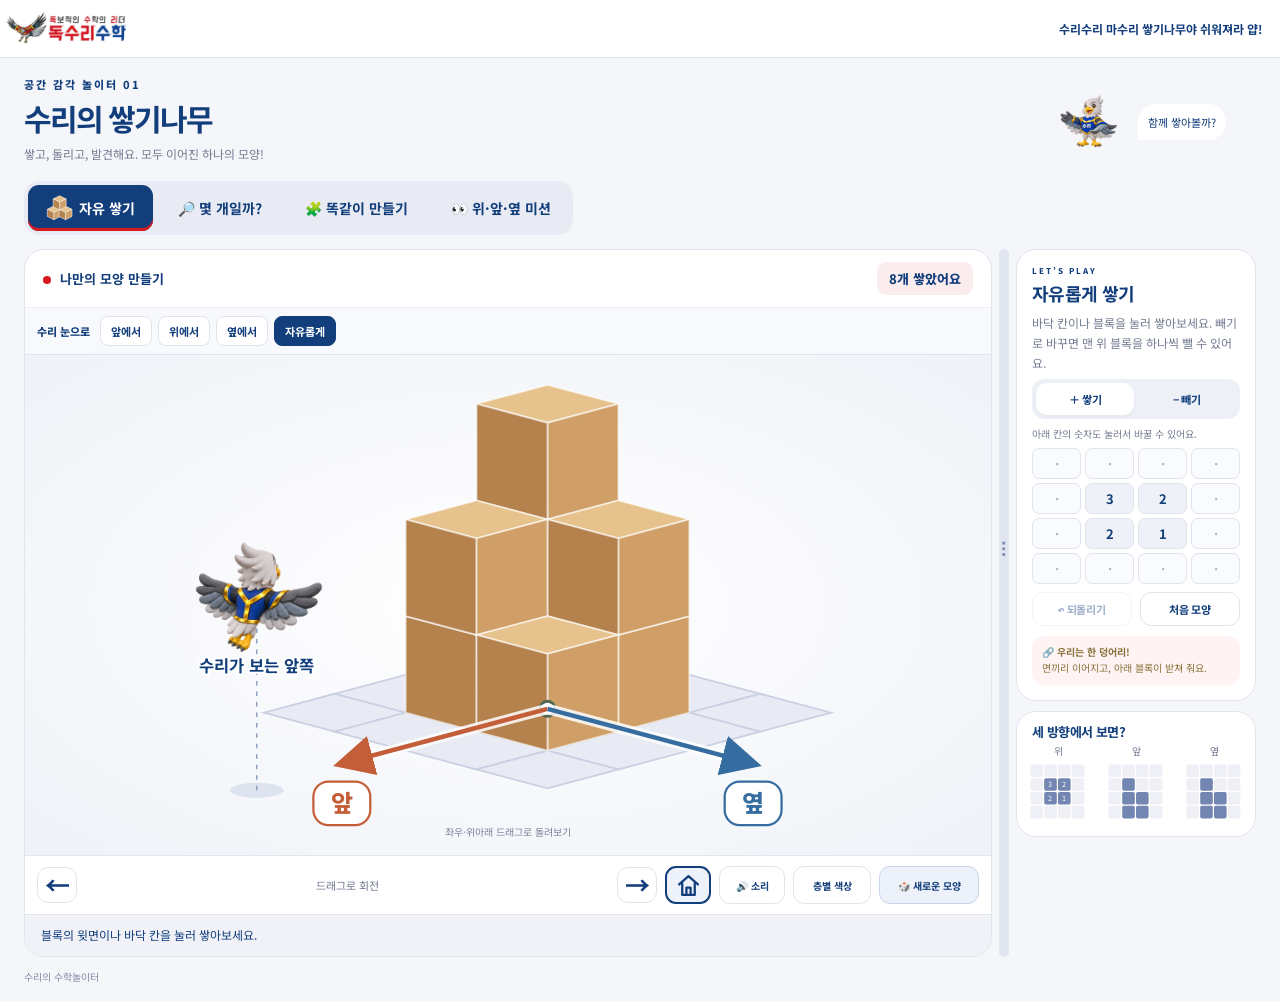
<file: index.html>
<!doctype html><html lang="ko"><head><meta charset="utf-8"><meta name="viewport" content="width=device-width,initial-scale=1"><title>수리의 쌓기나무 · 독수리수학</title><meta name="description" content="독수리수학 수리와 함께하는 쌓기나무 놀이. 3D로 돌리고, 세고, 위·앞·옆 모양을 만들어 보세요."><meta property="og:title" content="수리의 쌓기나무 · 독수리수학"><meta property="og:description" content="쌓고, 돌리고, 생각해요! 수리와 함께하는 쌓기나무 탐험"><meta property="og:image" content="https://eaglemath7.github.io/mongi-blocks/suri-blocks-share.jpg"><meta property="og:image:secure_url" content="https://eaglemath7.github.io/mongi-blocks/suri-blocks-share.jpg"><meta property="og:image:type" content="image/jpeg"><meta property="og:image:alt" content="나무 블록을 계단 모양으로 쌓은 쌓기나무"><meta name="twitter:image" content="https://eaglemath7.github.io/mongi-blocks/suri-blocks-share.jpg"><meta property="og:image:width" content="1200"><meta property="og:image:height" content="630"><meta property="og:type" content="website"><meta property="og:url" content="https://eaglemath7.github.io/mongi-blocks/"><meta name="twitter:card" content="summary_large_image"><link rel="stylesheet" href="style.css"></head><body><header><a class="brand" href="./" aria-label="독수리수학"><img src="logo-official.png" alt="독수리수학 EAGLE MATH ACADEMY 정규 로고"></a><div class="tag">수리수리 마수리 쌓기나무야 쉬워져라 얍!</div></header><main><section class="intro"><div><p class="eyebrow">공간 감각 놀이터 01</p><h1>수리의 <em>쌓기나무</em></h1><p>쌓고, 돌리고, 발견해요. 모두 이어진 하나의 모양!</p></div><div class="mascot"><img src="suri-character.png" alt="수리"><span>함께 쌓아볼까?</span></div></section><nav id="modes" aria-label="게임 모드"></nav><div class="layout"><section class="play"><div class="toolbar"><div><span class="live"></span><b id="sceneTitle">나만의 모양 만들기</b></div><span id="counter"></span></div><div id="targetWrap" hidden><div class="miniTitle" id="targetTitle"></div><div id="target"></div></div><div class="eye-controls" aria-label="수리 눈으로 보기"><span>수리 눈으로</span><button id="eyeFront" aria-pressed="false">앞에서</button><button id="eyeTop" aria-pressed="false">위에서</button><button id="eyeSide" aria-pressed="false">옆에서</button><button id="eyeFree" aria-pressed="true">자유롭게</button></div><div class="stage"><div id="eyeHud" hidden><img src="suri-character.png" alt="수리"><span id="eyeLabel"></span></div><svg id="board" viewBox="110 20 460 370" role="img" aria-label="쌓기나무 입체 모형"></svg><div class="compass">좌우·위아래 드래그로 돌려보기</div></div><div class="stagebar"><div><button id="left" aria-label="왼쪽으로 돌리기">←</button><span>드래그로 회전</span><button id="right" aria-label="오른쪽으로 돌리기">→</button></div><button id="homeView" aria-label="처음 시점으로"><svg viewBox="0 0 24 24" width="28" height="28" aria-hidden="true"><path d="M3 11 12 3l9 8M6 10v11h12V10M10 21v-7h4v7" fill="none" stroke="currentColor" stroke-width="2.2" stroke-linecap="round" stroke-linejoin="round"/></svg></button><button id="soundToggle" aria-pressed="true" aria-label="효과음 켜기 끄기">🔊 소리</button><button id="layerColors" aria-pressed="false">층별 색상</button><button id="next">🎲 새로운 모양</button></div><div id="message" role="status" aria-live="polite">블록의 윗면이나 바닥 칸을 눌러 쌓아보세요.</div></section><div id="panelDivider" role="separator" aria-orientation="vertical" aria-label="도형과 정답 영역 너비 조절" tabindex="0" title="좌우로 드래그해 화면 너비 조절"><span>⋮</span></div><aside><section class="card"><div class="sectionno">LET’S PLAY</div><h2 id="modeTitle"></h2><p id="guide"></p><div id="difficulty"><label for="level">문제 난이도</label><select id="level"><option value="1">쉬움</option><option value="2">보통</option><option value="3">도전</option></select></div><div id="tools"><div class="seg"><button id="add" class="selected">＋ 쌓기</button><button id="remove">− 빼기</button></div><p class="tiny">아래 칸의 숫자도 눌러서 바꿀 수 있어요.</p><div id="heightgrid" aria-label="위에서 본 높이 조작판"></div><div class="row"><button id="undo">↶ 되돌리기</button><button id="reset">처음 모양</button></div></div><div id="answerWrap" hidden><div id="countWork" hidden><p class="count-instruction">위에서 본 모양이에요. 각 칸에 개수를 쓰면 자동으로 더해져요. 정답을 바로 써도 돼요.</p><div id="countGrid" aria-label="위에서 본 모양에 개수 쓰기"></div><div class="count-front">↑ 앞에서 보는 방향</div><div id="countEquation" aria-live="polite"></div></div><label for="answer">쌓기나무는 모두 몇 개일까요?</label><div class="row"><input id="answer" type="number" min="1" max="100" inputmode="numeric" placeholder="개수"><button id="checkCount" class="primary">확인</button></div></div><button id="check" class="primary wide" hidden>내 모양 확인하기 ✓</button><div class="rule">🔗 <strong>우리는 한 덩어리!</strong><br>면끼리 이어지고, 아래 블록이 받쳐 줘요.</div></section><section class="card viewsCard"><div class="sectionno">LOOK CLOSER</div><h2>세 방향에서 보면?</h2><div id="views"></div><button id="hint" class="wide">👀 방향 그림 펼치기</button></section></aside></div><footer>수리의 수학놀이터</footer></main><script src="core.js"></script><script src="app.js"></script></body></html>
</file>
<file: style.css>
@import url('https://fonts.googleapis.com/css2?family=Noto+Sans+KR:wght@400;500;600;700;800;900&display=swap');
:root{--ink:#123e7c;--muted:#747c91;--green:#123e7c;--line:#e1e4ed;--cream:#f5f6fa}*{box-sizing:border-box}body{margin:0;background:var(--cream);color:var(--ink);font-family:'Noto Sans KR',sans-serif}button,input,select{font:inherit}button{cursor:pointer;border:1px solid var(--line);background:white;color:var(--ink);border-radius:11px;padding:11px 14px;font-weight:700;transition:.15s}button:hover{background:#eef0f8;transform:translateY(-1px)}button:focus-visible{outline:3px solid #f1b950;outline-offset:3px}button:disabled{opacity:.4;cursor:default}header{height:76px;border-bottom:1px solid var(--line);display:flex;align-items:center;justify-content:space-between;padding:0 max(28px,calc((100vw - 1240px)/2));background:#ffffff}.brand{font-weight:900;color:var(--ink);text-decoration:none;font-size:19px}.brand span{font-size:10px;letter-spacing:2px;margin-left:20px;color:var(--muted)}.tag{font-size:12px;color:var(--muted)}main{max-width:1240px;margin:auto;padding:34px 24px}.intro{display:flex;justify-content:space-between;align-items:center;margin-bottom:27px}.eyebrow,.sectionno{color:var(--green);font-size:11px;font-weight:800;letter-spacing:2px}.intro h1{font-size:42px;letter-spacing:-2px;margin:9px 0}.intro em{font-style:normal;color:var(--green)}.intro p:not(.eyebrow){font-size:14px;color:var(--muted)}.mascot{font-size:64px;display:flex;align-items:center;gap:16px;padding-right:30px}.mascot span{font-size:13px;background:#fff;padding:14px;border-radius:20px 20px 20px 0}nav{display:flex;gap:7px;margin-bottom:22px;background:#e8ebf3;padding:6px;border-radius:15px;width:fit-content}nav button{border:0;background:transparent;font-size:14px;padding:13px 20px}nav button.active{background:var(--green);color:white;box-shadow:0 3px 7px #123e7c20}.layout{display:grid;grid-template-columns:minmax(0,1fr) 316px;gap:22px;align-items:start}.play,.card{background:#fff;border:1px solid var(--line);border-radius:20px;overflow:hidden}.toolbar{display:flex;align-items:center;justify-content:space-between;padding:20px 24px;border-bottom:1px solid #edf0f6;font-size:13px}.live{display:inline-block;background:#d71920;width:8px;height:8px;border-radius:50%;margin-right:9px}#counter{background:#fbecee;color:var(--green);padding:7px 12px;border-radius:9px;font-weight:800}.stage{position:relative;background:radial-gradient(ellipse at center,#ffffff,#f0f2f8);min-height:360px}#board{display:block;width:100%;max-height:480px;touch-action:manipulation}.compass{position:absolute;bottom:16px;left:50%;transform:translateX(-50%);font-size:12px;color:#7d859a}.stagebar{display:flex;justify-content:space-between;align-items:center;padding:15px 22px;font-size:12px;color:var(--muted);border-top:1px solid #e3e6ef}.stagebar>div{display:flex;align-items:center;gap:12px}.stagebar button{padding:4px 13px;font-size:22px}.stagebar label{display:flex;align-items:center;gap:7px}input[type=checkbox]{accent-color:var(--green)}#message{padding:16px 23px;font-size:13px;background:#f0f2f8;border-top:1px solid var(--line);min-height:54px}#message.error{background:#fff2eb;color:#a24e30}#message.success{background:#eee8d8;color:#123e7c}.card{padding:23px;margin-bottom:16px}.card h2{font-size:20px;letter-spacing:-.6px;margin:8px 0 11px}.card p{color:var(--muted);font-size:13px;line-height:1.85}.sectionno{font-size:9px}.seg{display:flex;background:#edf0f7;border-radius:12px;padding:4px;gap:4px}.seg button{width:50%;border:0;background:transparent}.seg .selected{background:white;color:var(--green);box-shadow:0 2px 4px #00000009}.tiny{font-size:10px!important;margin:12px 0 8px!important}.row{display:flex;gap:8px;margin:12px 0}.row>*{min-width:0;flex:1}.row button{font-size:12px}input[type=number],select{border:1px solid var(--line);border-radius:10px;padding:10px;width:100%;background:white;color:var(--ink)}label{font-size:12px}#difficulty{margin-bottom:17px}#difficulty label{display:block;margin-bottom:7px}.primary{background:var(--green);color:white;border-color:var(--green)}.primary:hover{background:#0d3267}.wide{width:100%;margin-top:9px}.rule{font-size:11px;line-height:1.9;background:#fff3f3;padding:13px;margin-top:20px;border-radius:12px;color:#88723a}.viewsCard h2{font-size:16px}#heightgrid{display:grid;grid-template-columns:repeat(4,1fr);gap:5px}#heightgrid button{padding:8px 0;border-radius:7px;background:#eef1f8;font-size:13px}#heightgrid button.zero{color:#aeb5c9;background:#fafbfe}.views{display:flex;gap:12px;justify-content:center}.view{text-align:center;font-size:11px;color:var(--muted)}.view svg{width:74px;height:74px;display:block;margin:8px auto}.miniTitle{font-size:12px;font-weight:700;text-align:center;margin:13px 0 5px}#targetWrap{background:#f1f3f8;padding:3px 16px 12px;border-bottom:1px solid var(--line)}#target svg.target3d{display:block;width:200px;height:135px;margin:auto}#views[hidden]{display:none}footer{display:flex;justify-content:space-between;font-size:11px;color:#838ca3;margin:24px 0}.cube{cursor:pointer}.cube:hover{filter:brightness(1.1)}.floor{cursor:pointer}.floor:hover{fill:#d4e5b4}button[hidden],div[hidden]{display:none!important}@media(max-width:850px){.layout{grid-template-columns:1fr}aside{display:grid;grid-template-columns:1fr 1fr;gap:16px}.card{margin:0}.mascot{padding:0}.mascot span{display:none}}@media(max-width:560px){header{height:60px;padding:0 18px}.brand span,.tag{display:none}main{padding:23px 14px}.intro h1{font-size:31px}.intro p:not(.eyebrow){font-size:11px}.mascot{font-size:46px}nav{width:100%;gap:0}nav button{flex:1;font-size:10px;padding:12px 4px}.toolbar{padding:14px;font-size:11px}.stage{min-height:280px}aside{grid-template-columns:1fr}.card{padding:20px}.stagebar{padding:12px}.stagebar>div{gap:7px}footer span{display:none}.intro{margin-bottom:17px}}
/* Compact play workspace: keep the controls beside the model. */
header{height:54px}main{max-width:1440px;padding:18px 24px}.intro{margin-bottom:14px}.intro .eyebrow{margin:0 0 4px}.intro h1{font-size:30px;margin:3px 0}.intro p:not(.eyebrow){margin:5px 0;font-size:12px}.mascot{font-size:46px}.mascot span{padding:10px;font-size:11px}nav{margin-bottom:14px;padding:4px}nav button{padding:10px 18px}.layout{grid-template-columns:minmax(0,1fr) 300px;gap:16px}.toolbar{padding:12px 18px}.stage{min-height:0;height:clamp(280px,calc(100dvh - 355px),520px);display:flex;align-items:center;justify-content:center}#board{height:100%;width:100%;max-height:none}.stagebar{padding:8px 16px}.stagebar button{font-size:19px;padding:2px 12px}#message{padding:11px 16px;min-height:42px;font-size:12px}.card{padding:15px;margin-bottom:10px}.card h2{font-size:18px;margin:4px 0 7px}.card p{font-size:12px;line-height:1.65;margin:7px 0}.sectionno{font-size:8px}.seg button{padding:8px}.tiny{margin:7px 0 5px!important}#heightgrid{gap:4px}#heightgrid button{padding:5px 0}.row{margin:8px 0}.row button{padding:8px}.wide{margin-top:6px;padding:9px}.rule{margin-top:10px;padding:8px 10px;line-height:1.65;font-size:10px}#difficulty{margin-bottom:10px}select{padding:7px}.viewsCard{padding:10px 15px}.viewsCard .sectionno{display:none}.viewsCard h2{font-size:13px;margin:0 0 2px}.view svg{width:60px;height:60px;margin:4px auto}.views{gap:18px}.view{font-size:10px}footer{margin:12px 0 0;font-size:10px}#targetWrap{padding:3px 10px 7px}.miniTitle{margin:5px 0;font-size:11px}#target svg.target3d{width:160px;height:105px}#target .view svg{width:66px;height:66px}.layout:has(#targetWrap:not([hidden])) .stage{height:clamp(240px,calc(100dvh - 485px),420px)}
@media(min-width:851px) and (max-height:800px){.intro{display:none}main{padding-top:12px}.stage{height:calc(100dvh - 245px)}.layout:has(#targetWrap:not([hidden])) .stage{height:calc(100dvh - 365px)}nav{margin-bottom:10px}.card p{font-size:11px}.rule{display:none}}
@media(max-width:850px){main{padding:12px}.intro{margin-bottom:10px}.intro h1{font-size:25px}.layout{grid-template-columns:minmax(0,1fr) 250px;gap:10px}aside{display:block}.stage{height:calc(100dvh - 300px);min-height:260px}.card{padding:12px}.mascot{display:none}nav{width:100%}nav button{flex:1;padding:9px 5px;font-size:12px}.views{gap:10px}.view svg{width:52px;height:52px}.brand span{display:none}}
@media(max-width:600px){header{height:42px;padding:0 12px}.brand{font-size:15px}.intro{display:none}main{padding:8px}.layout{grid-template-columns:minmax(0,1fr) 160px;gap:7px}nav{margin-bottom:8px}nav button{font-size:9px;padding:9px 2px}.toolbar{padding:8px;font-size:9px}#counter{padding:4px;font-size:9px}.stage{height:clamp(220px,calc(100dvh - 265px),480px);min-height:0}.stagebar{padding:6px;gap:5px;flex-wrap:wrap;font-size:9px}.stagebar>div{gap:5px}.stagebar button{padding:1px 9px;font-size:17px}.compass{font-size:9px;bottom:8px}#message{font-size:10px;padding:8px;min-height:45px}.card{padding:9px;border-radius:12px}.card .sectionno{display:none}.card h2{font-size:13px;margin:0 0 5px}.card p{font-size:10px;line-height:1.5;margin:5px 0}.seg button{font-size:10px;padding:7px 2px}.tiny{font-size:8px!important}#heightgrid button{font-size:10px;padding:6px 0}.row{gap:4px}.row button,.wide{font-size:9px;padding:7px 3px}.rule{display:none}.view svg{width:38px;height:38px}.views{gap:5px}.viewsCard h2{font-size:10px}.view{font-size:8px}label{font-size:10px}select{font-size:10px;padding:6px 2px}#difficulty{margin:7px 0}footer{font-size:8px}.layout:has(#targetWrap:not([hidden])) .stage{height:clamp(180px,calc(100dvh - 370px),350px)}#target svg.target3d{width:120px;height:90px}#target .view svg{width:43px;height:43px}.miniTitle{font-size:9px}}
.play{container-type:inline-size}.stage{height:min(calc(100dvh - 355px),80cqw);min-height:240px}.layout:has(#targetWrap:not([hidden])) .stage{height:min(calc(100dvh - 485px),70cqw);min-height:210px}@media(min-width:851px) and (max-height:800px){.stage{height:min(calc(100dvh - 245px),75cqw)}.layout:has(#targetWrap:not([hidden])) .stage{height:min(calc(100dvh - 365px),65cqw)}}@media(max-width:850px){.intro{display:none}.stage{height:min(calc(100dvh - 235px),90cqw);min-height:220px}.layout:has(#targetWrap:not([hidden])) .stage{height:min(calc(100dvh - 355px),85cqw);min-height:190px}}

#board{touch-action:none;cursor:grab;user-select:none}#board:active{cursor:grabbing}.compass{pointer-events:none;font-size:10px}.cube,.floor{cursor:inherit}.stagebar #homeView{font-size:19px;padding:2px 11px}

.stagebar #homeView{width:46px;height:42px;display:inline-flex;align-items:center;justify-content:center;padding:5px;border:2px solid #d71920;background:#fff3f3}.stagebar #left,.stagebar #right{font-size:25px;line-height:1.1;min-width:39px}.stagebar #homeView svg{display:block}

.brand img{display:block;width:220px;height:auto;max-height:46px;object-fit:contain}.brand{display:flex;align-items:center}.live{background:#d71920}nav button.active{box-shadow:inset 0 -3px #d71920}.intro em{color:#123e7c}@media(max-width:600px){.brand img{width:175px;max-height:35px}}

.brand img{width:240px;max-height:50px;object-fit:contain}header{height:58px}.live{background:#d71920}nav button.active{box-shadow:inset 0 -3px #d71920}.stagebar #homeView{border-color:#123e7c;background:#edf2fa;color:#123e7c}@media(max-width:600px){header{height:48px}.brand img{width:200px;max-height:44px}}

.stagebar{flex-wrap:wrap;gap:8px}.stagebar #layerColors{font-size:11px;padding:8px 10px}.stagebar #layerColors[aria-pressed="true"]{background:#123e7c;color:#fff;border-color:#123e7c}@media(max-width:600px){.stagebar #layerColors{font-size:9px;padding:6px}}

.mascot img{width:65px;height:65px;object-fit:contain}.suri-observer text{paint-order:stroke;stroke:white;stroke-width:3px;stroke-linejoin:round}

.celebration{position:fixed;inset:0;pointer-events:none;z-index:9999;overflow:hidden}.celebration i{position:absolute;width:10px;height:14px;display:block}.stagebar #soundToggle{font-size:11px;padding:8px}.stagebar #soundToggle[aria-pressed="false"]{opacity:.6}
.suri-observer>svg{animation:suriHover 2.3s ease-in-out infinite;transform-box:fill-box;transform-origin:center}@keyframes suriHover{0%,100%{transform:translateY(0)}50%{transform:translateY(-4px)}}@media(prefers-reduced-motion:reduce){.suri-observer>svg{animation:none}}

.eye-controls{display:flex;align-items:center;gap:6px;padding:8px 12px;border-bottom:1px solid var(--line);background:#f8f9fd;flex-wrap:wrap}.eye-controls span{font-size:11px;font-weight:800;color:#123e7c;margin-right:4px}.eye-controls button{padding:6px 10px;font-size:11px;border-radius:8px}.eye-controls button[aria-pressed=true]{background:#123e7c;color:white;border-color:#123e7c}#eyeHud{position:absolute;z-index:2;top:8px;left:10px;display:flex;align-items:center;gap:5px;border:1px solid #dce4f1;background:#ffffffea;border-radius:12px;padding:5px 10px 5px 5px;font-size:11px;font-weight:700;color:#123e7c;pointer-events:none}#eyeHud img{width:35px;height:35px;object-fit:contain}.stage{height:min(calc(100dvh - 400px),80cqw)}@media(max-width:850px){.eye-controls{padding:6px;gap:4px}.eye-controls span{font-size:10px}.eye-controls button{padding:6px;font-size:10px}.stage{height:min(calc(100dvh - 280px),85cqw)}}

#modes button{display:inline-flex;align-items:center;justify-content:center;gap:7px}.blocks-icon{flex-shrink:0;overflow:visible}@media(max-width:600px){.blocks-icon{width:19px;height:19px}#modes button{gap:3px}}

.count-method{margin:12px 0}.count-method button{font-size:11px;padding:8px 3px}.count-instruction{font-size:11px!important;margin:8px 0!important}#countGrid{display:grid;grid-template-columns:repeat(4,1fr);gap:4px;max-width:224px;margin:0 auto}#countGrid input,#countGrid .count-empty{height:38px;min-width:0;border-radius:6px;text-align:center}#countGrid input{background:#e4cfac;border:1px solid #cba779;font-size:18px;font-weight:800;color:#513922;padding:2px;appearance:textfield}#countGrid input::-webkit-inner-spin-button{appearance:none}#countGrid .count-empty{background:#f0f2f7;border:1px solid #e1e5ee}.count-front{text-align:center;color:#a55536;font-size:10px;margin:5px 0}#countEquation{background:#edf2fa;color:#123e7c;font-size:11px;line-height:1.6;padding:8px;border-radius:8px;margin:7px 0;overflow-wrap:anywhere}#answer[readonly]{background:#edf2fa;font-weight:800}@media(max-width:600px){#countGrid input,#countGrid .count-empty{height:28px}#countGrid input{font-size:15px}.count-method button{font-size:9px}#countEquation{font-size:9px;padding:5px}}

.counting-work aside .rule,.counting-work aside .viewsCard{display:none}.counting-work #guide{font-size:11px;line-height:1.5}.counting-work .count-method{margin:9px 0}.counting-work .count-instruction{font-size:10px!important}.counting-work #countGrid input,.counting-work #countGrid .count-empty{height:32px}

.layout{grid-template-columns:minmax(0,1fr) 10px var(--panel-width,240px);gap:7px;align-items:start}.layout>aside{min-width:0}#panelDivider{align-self:stretch;min-height:350px;position:relative;cursor:col-resize;touch-action:none;outline:none;border-radius:6px;background:#e0e5ef;transition:background .15s}#panelDivider:before{content:'';position:absolute;inset:0 -5px}#panelDivider span{position:absolute;top:42%;left:50%;transform:translate(-50%,-50%);font-size:23px;color:#8191b0;pointer-events:none}#panelDivider:hover,#panelDivider:focus-visible,.resizing-panels #panelDivider{background:#94add7}#panelDivider:focus-visible{box-shadow:0 0 0 3px #123e7c40}.resizing-panels,.resizing-panels *{cursor:col-resize!important;user-select:none!important}.stagebar #next{font-size:11px;padding:8px 10px;background:#edf2fa;border-color:#c9d5e9;color:#123e7c;white-space:nowrap}@media(max-width:850px){.layout{grid-template-columns:minmax(0,1fr) 10px var(--panel-width,190px)}}@media(max-width:600px){.layout{grid-template-columns:minmax(0,1fr) 8px var(--panel-width,150px);gap:5px}.stagebar #next{font-size:9px;padding:6px}#panelDivider{min-height:300px}}

header{padding-left:0;padding-right:18px}.tag{font-weight:700;color:#123e7c;text-align:right;padding-left:8px}@media(max-width:600px){header{padding-left:0;padding-right:10px}.tag{display:block;font-size:10px;max-width:210px;line-height:1.6}.brand img{width:175px}}

.brand img{object-position:left center}

#add,#remove,#undo,#reset{font-size:11px;white-space:nowrap;padding:8px 4px;letter-spacing:-.3px;min-width:0}#tools .seg button{font-size:11px}@media(max-width:600px){#add,#remove,#undo,#reset{font-size:10px;padding:8px 2px}}
/* Align controls to the actual model-panel width, including divider resizing. */
.stagebar{display:grid;grid-template-columns:repeat(4,minmax(0,1fr));gap:8px;padding:10px 12px;align-items:center}.stagebar>div{grid-column:1/-1;display:grid;grid-template-columns:48px minmax(0,1fr) 48px;gap:8px;text-align:center}.stagebar>div>span{font-size:11px;white-space:nowrap}.stagebar #left,.stagebar #right{width:100%;height:36px;padding:2px;min-width:0}.stagebar #homeView,.stagebar #soundToggle,.stagebar #layerColors,.stagebar #next{width:100%;min-width:0;height:38px;margin:0;padding:4px 2px;font-size:10px;white-space:nowrap;display:flex;align-items:center;justify-content:center}.stagebar #homeView svg{width:25px;height:25px}@container(min-width:620px){.stagebar{grid-template-columns:minmax(160px,1fr) 46px 66px 78px 100px}.stagebar>div{grid-column:auto;grid-template-columns:40px minmax(0,1fr) 40px}}
</file>
